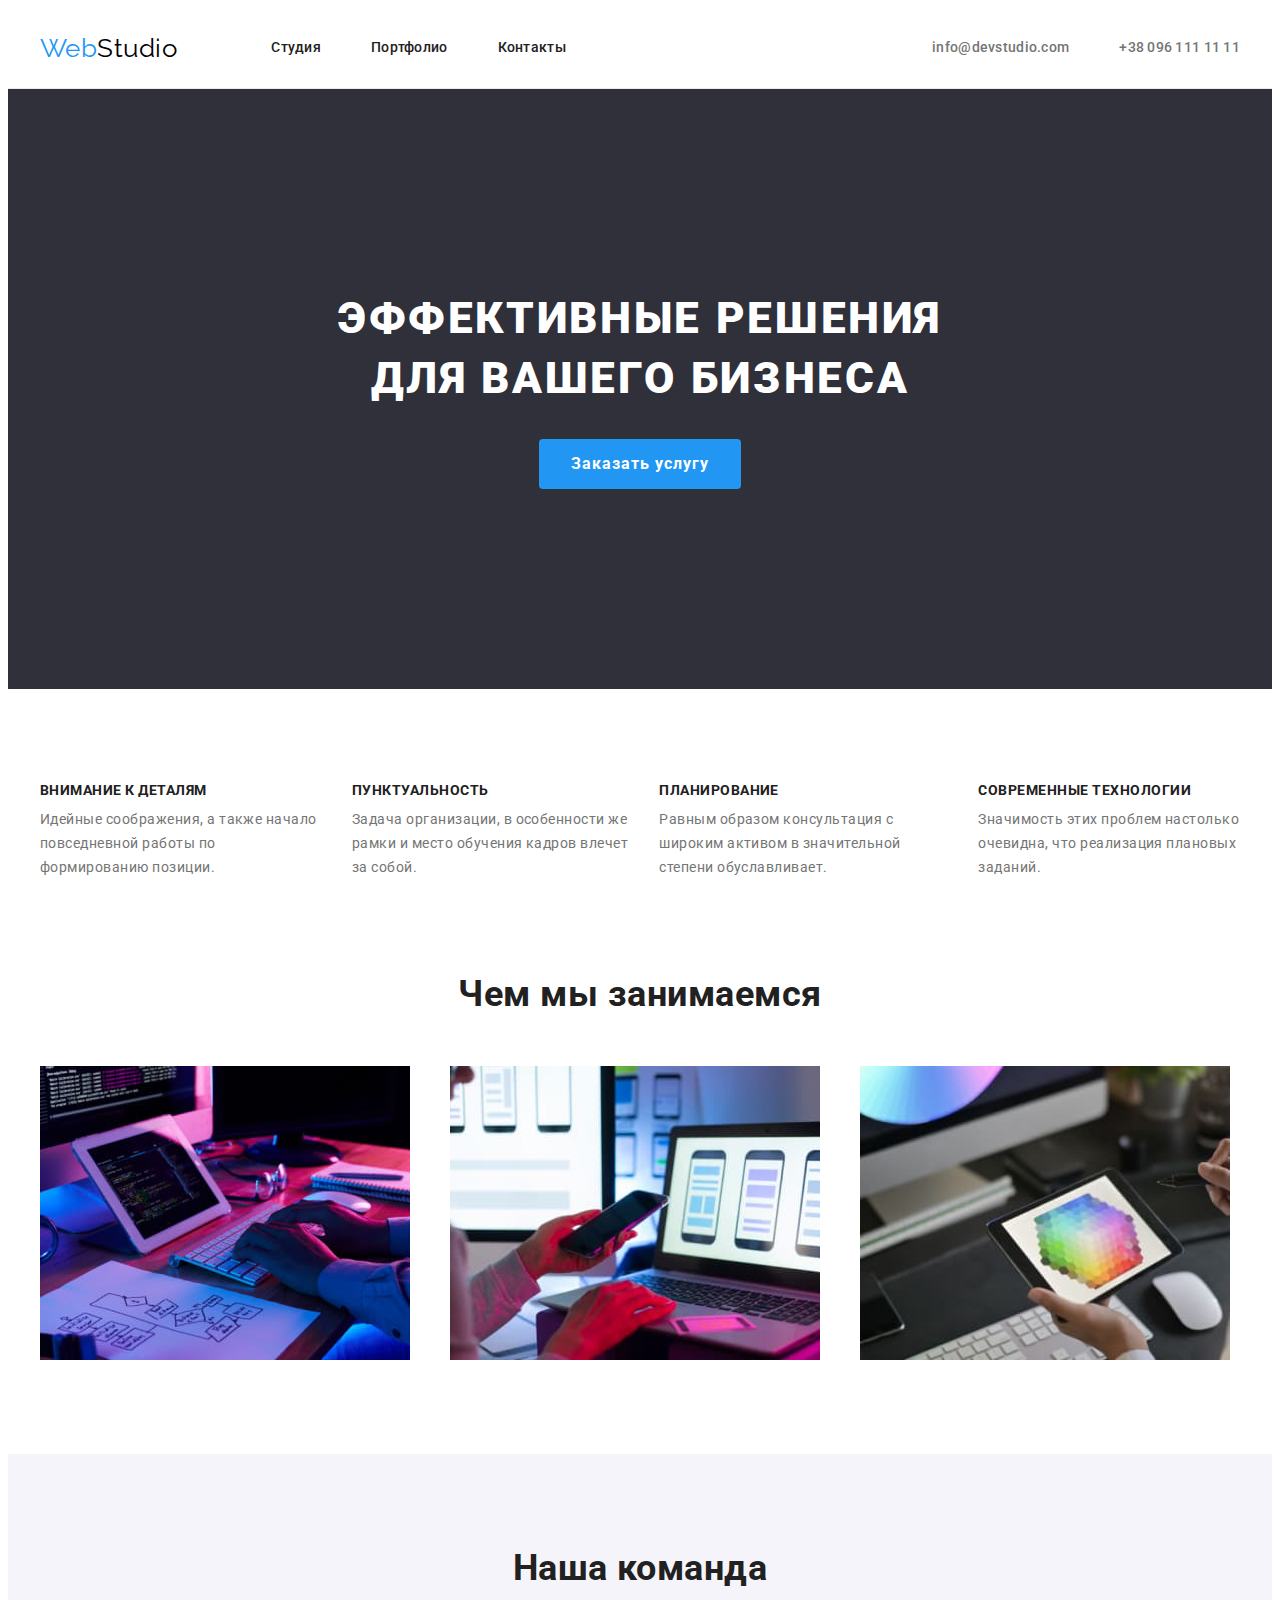
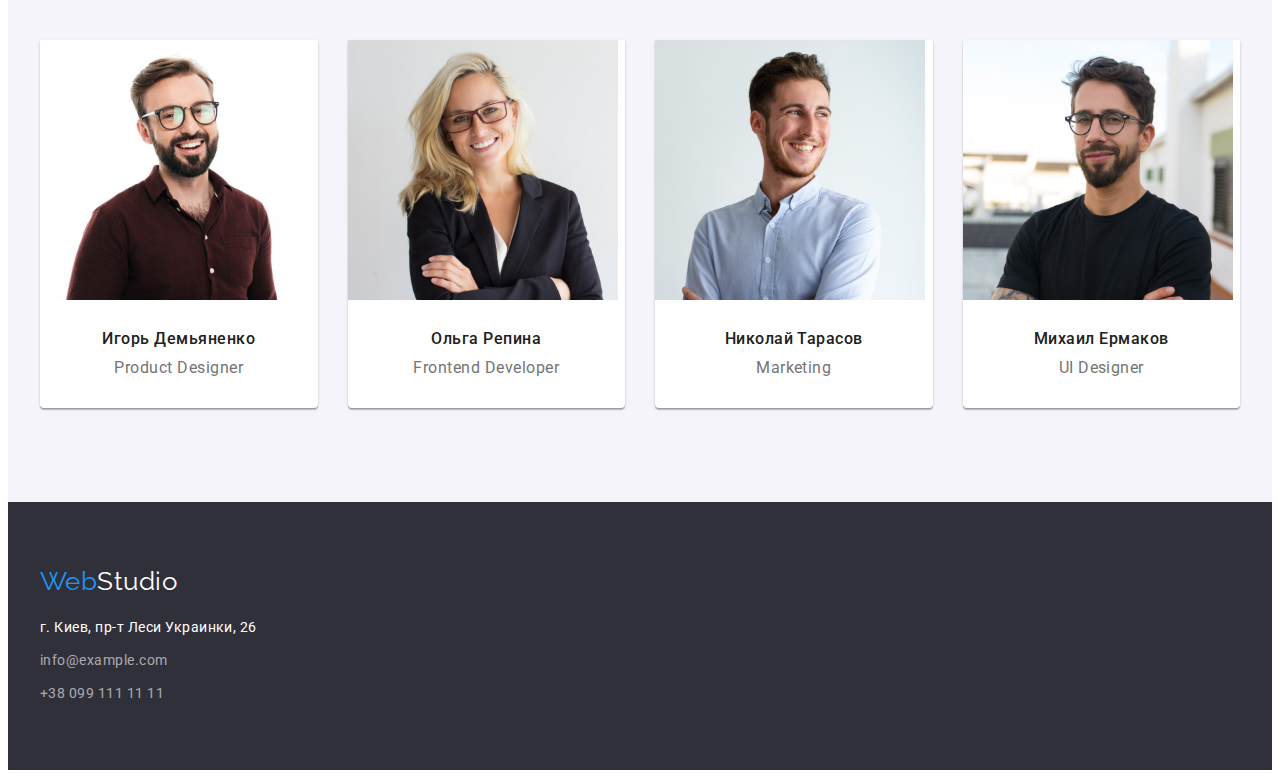
<file: index.html>
<!DOCTYPE html>
<html lang="ru">
  <head>
    <meta charset="UTF-8" />
    <meta http-equiv="X-UA-Compatible" content="IE=edge" />
    <meta name="viewport" content="width=device-width, initial-scale=1.0" />
    <title>Document</title>
    <link rel="preconnect" href="https://fonts.googleapis.com" />
    <link rel="preconnect" href="https://fonts.gstatic.com" crossorigin />
    <link
      href="https://fonts.googleapis.com/css2?family=Raleway:wght@700&family=Roboto:wght@400;500;700;900&display=swap"
      rel="stylesheet"
    />
    <link
      rel="stylesheet"
      href="https://cdnjs.cloudflare.com/ajax/libs/modern-normalize/1.1.0/modern-normalize.min.css"
      integrity="sha512-wpPYUAdjBVSE4KJnH1VR1HeZfpl1ub8YT/NKx4PuQ5NmX2tKuGu6U/JRp5y+Y8XG2tV+wKQpNHVUX03MfMFn9Q=="
      crossorigin="anonymous"
      referrerpolicy="no-referrer"
    />
    <link rel="stylesheet" href="./css/styles.css" />
  </head>
  <body>
    <!--Секция Header -->
    <header class="header-container">
      <div class="container header-desc">
        <a class="logo" href="./index.html"
          >Web<span class="studio-header">Studio</span></a
        >
        <nav class="nav-content">
          <ul class="list">
            <li class="link-header">
              <a class="link-header-item" href="./index.html">Студия</a>
            </li>
            <li class="link-header">
              <a class="link-header-item" href="./portfolio.html">Портфолио</a>
            </li>
            <li class="link-header">
              <a class="link-header-item" href="">Контакты</a>
            </li>
          </ul>
        </nav>
        <div class="header-contact">
          <ul class="list">
            <li class="header-link-div">
              <a
                class="link-header-item list-contact"
                href="mailto:info@devstudio.com"
                >info@devstudio.com</a
              >
            </li>
            <li class="header-link-div">
              <a class="link-header-item list-contact" href="tel:+380961111111"
                >+38 096 111 11 11</a
              >
            </li>
          </ul>
        </div>
      </div>
    </header>
    <!-- Блок Unique Content -->
    <main>
      <!-- Секция Hero -->
      <section class="hero-block section">
        <div class="container">
          <h1 class="slogan">Эффективные решения для вашего бизнеса</h1>
          <button class="main-btn" type="button">Заказать услугу</button>
        </div>
      </section>
      <!-- Секция About -->
      <section class="section">
        <div class="container">
          <h2 class="visually-hidden" visually-hidden>feature</h2>
          <ul class="list">
            <li class="about-blocks">
              <h3 class="tag-line">Внимание к деталям</h3>
              <p class="text-about">
                Идейные соображения, а также начало повседневной работы по
                формированию позиции.
              </p>
            </li>
            <li class="about-blocks">
              <h3 class="tag-line">Пунктуальность</h3>
              <p class="text-about">
                Задача организации, в особенности же рамки и место обучения
                кадров влечет за собой.
              </p>
            </li>
            <li class="about-blocks">
              <h3 class="tag-line">Планирование</h3>
              <p class="text-about">
                Равным образом консультация с широким активом в значительной
                степени обуславливает.
              </p>
            </li>
            <li class="about-blocks">
              <h3 class="tag-line">Современные технологии</h3>
              <p class="text-about">
                Значимость этих проблем настолько очевидна, что реализация
                плановых заданий.
              </p>
            </li>
          </ul>
        </div>
      </section>
      <!-- Секция Example -->
      <section class="section section-example">
        <div class="container">
          <h2 class="title-caption">Чем мы занимаемся</h2>
          <ul class="list list-example">
            <li class="example-item">
              <img
                src="./images/img11.jpg"
                alt="робота за ноутбуком"
                width="370"
                height="295"
              />
            </li>
            <li class="example-item">
              <img
                src="./images/img12.jpg"
                alt="телефон в руках"
                width="370"
                height="295"
              />
            </li>
            <li class="example-item">
              <img
                src="./images/img13.jpg"
                alt="планшет в руках"
                width="370"
                height="295"
              />
            </li>
          </ul>
        </div>
      </section>
      <!-- Секция Team -->
      <section class="section-team section">
        <div class="container">
          <h2 class="title-caption">Наша команда</h2>
          <ul class="list team-list">
            <li class="member">
              <img
                src="./images/img21.jpg"
                alt="Игорь Демьяненко"
                width="270"
                height="260"
              />
              <div class="class-member-list">
                <h3 class="member-name">Игорь Демьяненко</h3>
                <p class="member-job">Product Designer</p>
              </div>
            </li>
            <li class="member">
              <img
                src="./images/img22.jpg"
                alt="Ольга Репина"
                width="270"
                height="260"
              />
              <div class="class-member-list">
                <h3 class="member-name">Ольга Репина</h3>
                <p class="member-job">Frontend Developer</p>
              </div>
            </li>
            <li class="member">
              <img
                src="./images/img23.jpg"
                alt="Николай Тарасов"
                width="270"
                height="260"
              />
              <div class="class-member-list">
                <h3 class="member-name">Николай Тарасов</h3>
                <p class="member-job">Marketing</p>
              </div>
            </li>
            <li class="member">
              <img
                src="./images/img24.jpg"
                alt="Михаил Ермаков"
                width="270"
                height="260"
              />
              <div class="class-member-list">
                <h3 class="member-name">Михаил Ермаков</h3>
                <p class="member-job">UI Designer</p>
              </div>
            </li>
          </ul>
        </div>
      </section>
    </main>
    <!-- Секция Footer -->
    <footer class="footer-description">
      <div class="container footer-container">
        <a class="logo logo-footer" href="./index.html"
          >Web<span class="studio-footer">Studio</span></a
        >
        <address class="footer-address">
          <a
            class="address-street footer-item"
            href="https://goo.gl/maps/VF2LZ43CsgzE6X2i7"
            target="_blank"
            rel="noopener noreferrer"
            >г. Киев, пр-т Леси Украинки, 26</a
          >
          <a class="link-footer footer-item" href="mailto:info@example.com"
            >info@example.com</a
          >
          <a class="link-footer footer-item" href="tel=+380991111111"
            >+38 099 111 11 11</a
          >
        </address>
      </div>
    </footer>
  </body>
</html>
</file>
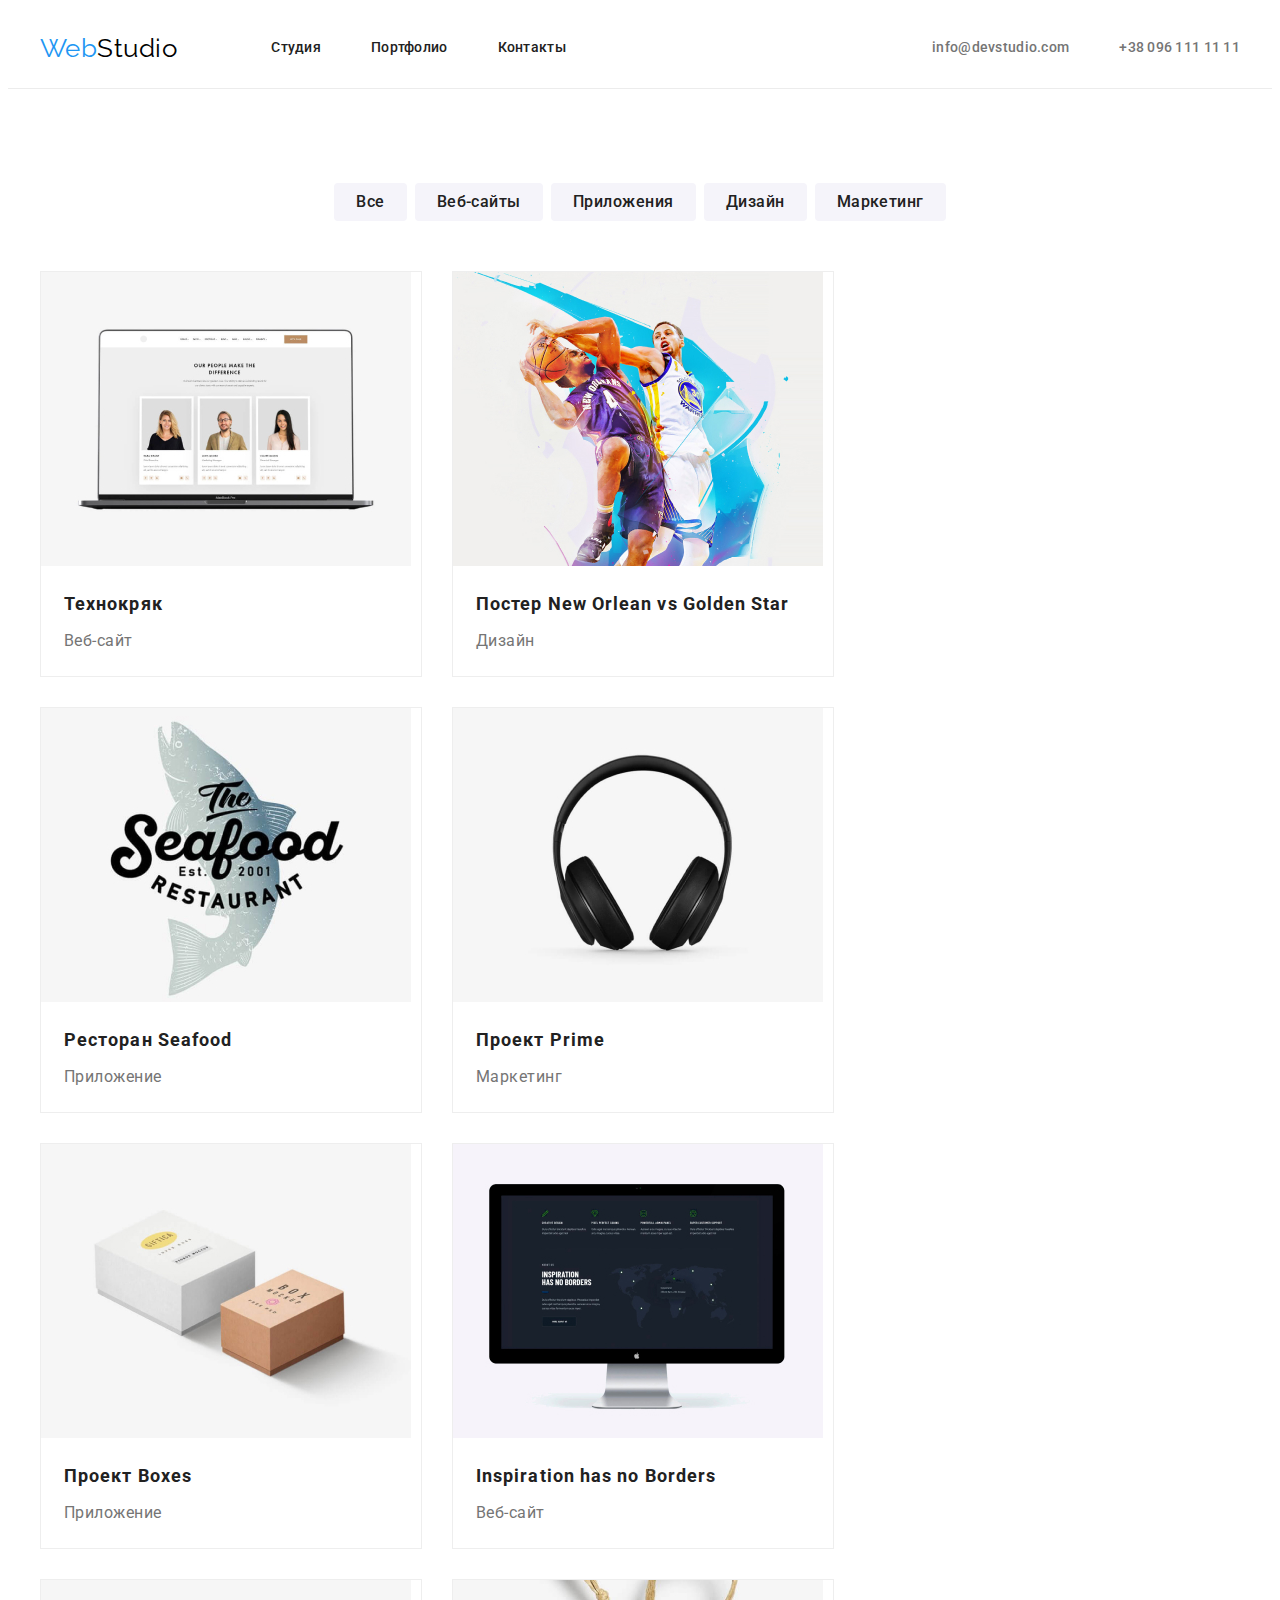
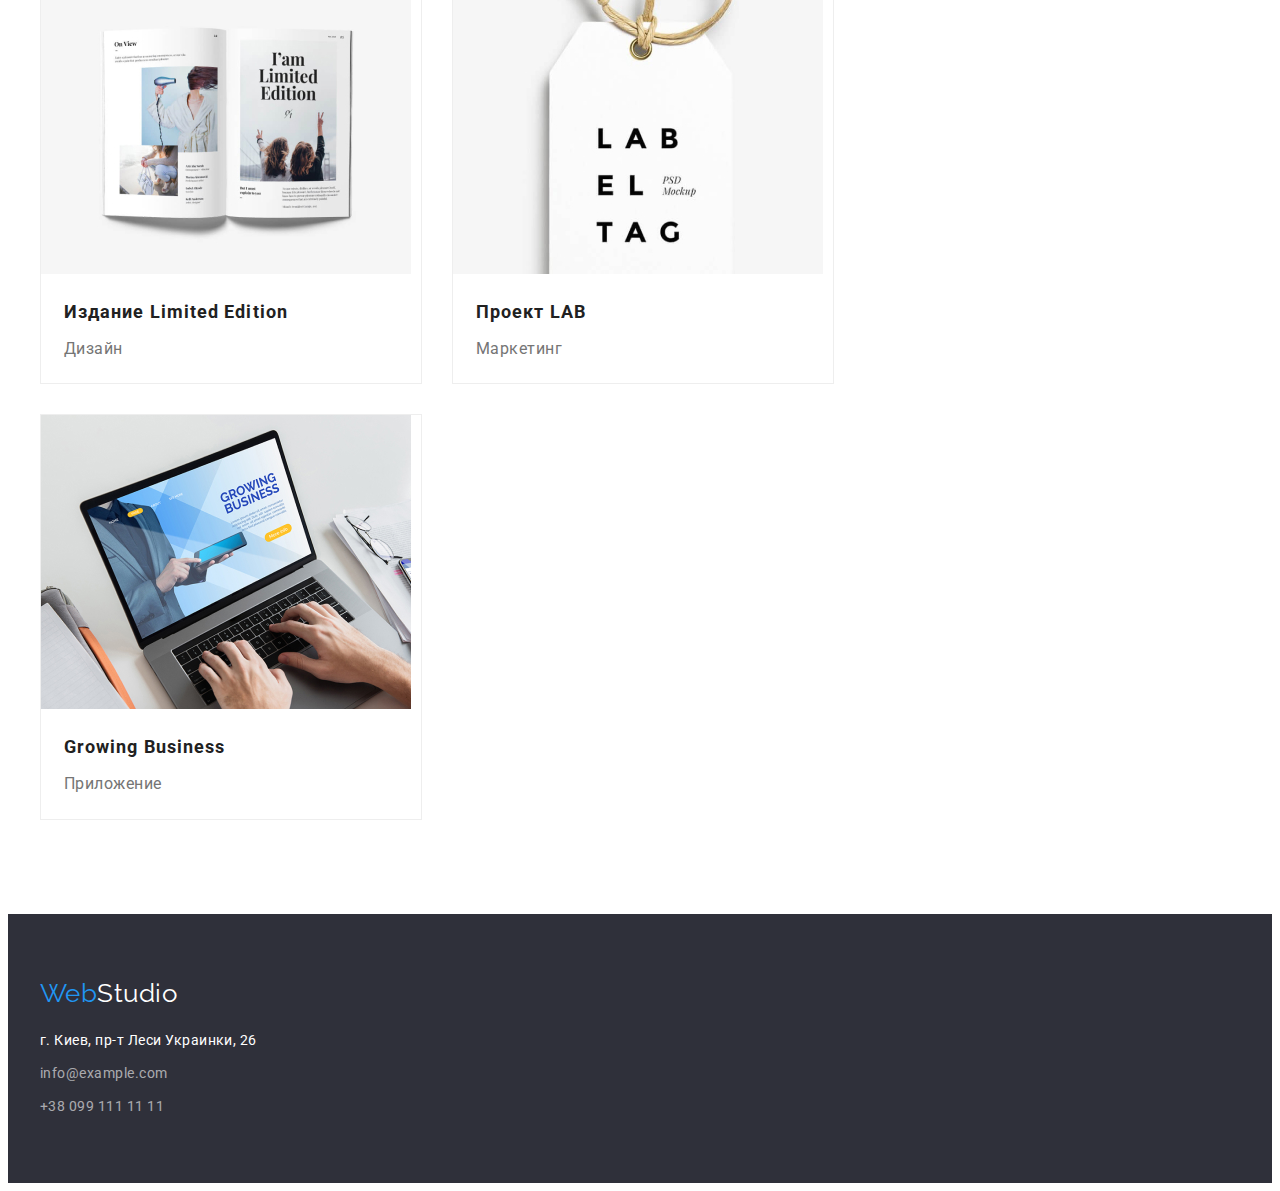
<file: portfolio.html>
<!DOCTYPE html>
<html lang="en">
  <head>
    <meta charset="UTF-8" />
    <meta http-equiv="X-UA-Compatible" content="IE=edge" />
    <meta name="viewport" content="width=device-width, initial-scale=1.0" />
    <title>Document</title>
    <!-- Fonts -->
    <link rel="preconnect" href="https://fonts.googleapis.com" />
    <link rel="preconnect" href="https://fonts.gstatic.com" crossorigin />
    <link
      href="https://fonts.googleapis.com/css2?family=Raleway:wght@700&family=Roboto:wght@400;500;700;900&display=swap"
      rel="stylesheet"
    />
    <link
      rel="stylesheet"
      href="https://cdnjs.cloudflare.com/ajax/libs/modern-normalize/1.1.0/modern-normalize.min.css"
      integrity="sha512-wpPYUAdjBVSE4KJnH1VR1HeZfpl1ub8YT/NKx4PuQ5NmX2tKuGu6U/JRp5y+Y8XG2tV+wKQpNHVUX03MfMFn9Q=="
      crossorigin="anonymous"
      referrerpolicy="no-referrer"
    />
    <!-- Styles -->
    <link rel="stylesheet" href="./css/styles.css" />
  </head>
  <body>
    <header class="header-container">
      <div class="container header-desc">
        <a class="logo" href="./index.html"
          >Web<span class="studio-header">Studio</span></a
        >
        <nav class="nav-content">
          <ul class="list">
            <li class="link-header">
              <a class="link-header-item" href="./index.html">Студия</a>
            </li>
            <li class="link-header">
              <a class="link-header-item" href="./portfolio.html">Портфолио</a>
            </li>
            <li class="link-header">
              <a class="link-header-item" href="">Контакты</a>
            </li>
          </ul>
        </nav>
        <div class="header-contact">
          <ul class="list">
            <li class="header-link-div">
              <a
                class="link-header-item list-contact"
                href="mailto:info@devstudio.com"
                >info@devstudio.com</a
              >
            </li>
            <li class="header-link-div">
              <a class="link-header-item list-contact" href="tel:+380961111111"
                >+38 096 111 11 11</a
              >
            </li>
          </ul>
        </div>
      </div>
    </header>
    <main>
      <!-- Секция Portfolio buttun-->
      <section class="section">
        <div class="container">
          <h1 class="visually-hidden" visually-hidden>Portfolio</h1>
          <ul class="portfolio-btn">
            <li class="portfolio-btn-item">
              <button class="btn-item" type="button">Все</button>
            </li>
            <li class="portfolio-btn-item">
              <button class="btn-item" type="button">Веб-сайты</button>
            </li>
            <li class="portfolio-btn-item">
              <button class="btn-item" type="button">Приложения</button>
            </li>
            <li class="portfolio-btn-item">
              <button class="btn-item" type="button">Дизайн</button>
            </li>
            <li class="portfolio-btn-item">
              <button class="btn-item" type="button">Маркетинг</button>
            </li>
          </ul>
        </div>

        <!-- Секция Portfolio--Examples -->
        <div class="container">
          <ul class="portfolio-example">
            <li class="portfolio-example-item">
              <a class="example-link" href="">
                <img
                  src="./images/portfolio-img-1.jpg"
                  alt="Технокряк"
                  width="370"
                  height="295"
                />
                <div class="portfolio-desc-list">
                  <h3 class="example-name">Технокряк</h3>
                  <p class="example-desc">Веб-сайт</p>
                </div>
              </a>
            </li>
            <li class="portfolio-example-item">
              <a class="example-link" href="">
                <img
                  src="./images/portfolio-img-9.jpg"
                  alt="Постер New Orlean vs Golden Star"
                  width="370"
                  height="295"
                />
                <div class="portfolio-desc-list">
                  <h3 class="example-name">
                    Постер <span lang="en">New Orlean vs Golden Star</span>
                  </h3>
                  <p class="example-desc">Дизайн</p>
                </div>
              </a>
            </li>
            <li class="portfolio-example-item">
              <a class="example-link" href="">
                <img
                  src="./images/portfolio-img-8.jpg"
                  alt="Ресторан Seafood"
                  width="370"
                  height="295"
                />
                <div class="portfolio-desc-list">
                  <h3 class="example-name">
                    Ресторан <span lang="en">Seafood</span>
                  </h3>
                  <p class="example-desc">Приложение</p>
                </div>
              </a>
            </li>
            <li class="portfolio-example-item">
              <a class="example-link" href="">
                <img
                  src="./images/portfolio-img-7.jpg"
                  alt="Проект Prime"
                  width="370"
                  height="295"
                />
                <div class="portfolio-desc-list">
                  <h3 class="example-name">
                    Проект <span lang="en">Prime</span>
                  </h3>
                  <p class="example-desc">Маркетинг</p>
                </div>
              </a>
            </li>
            <li class="portfolio-example-item">
              <a class="example-link" href="">
                <img
                  src="./images/portfolio-img-6.jpg"
                  alt="Проект Boxes"
                  width="370"
                  height="295"
                />
                <div class="portfolio-desc-list">
                  <h3 class="example-name">
                    Проект <span lang="en">Boxes</span>
                  </h3>
                  <p class="example-desc">Приложение</p>
                </div>
              </a>
            </li>
            <li class="portfolio-example-item">
              <a class="example-link" href="">
                <img
                  src="./images/portfolio-img-5.jpg"
                  alt="Inspiration has no Borders"
                  width="370"
                  height="295"
                />
                <div class="portfolio-desc-list">
                  <h3 class="example-name">
                    <span lang="en">Inspiration has no Borders</span>
                  </h3>
                  <p class="example-desc">Веб-сайт</p>
                </div>
              </a>
            </li>
            <li class="portfolio-example-item">
              <a class="example-link" href="">
                <img
                  src="./images/portfolio-img-4.jpg"
                  alt="Издание Limited Edition"
                  width="370"
                  height="295"
                />
                <div class="portfolio-desc-list">
                  <h3 class="example-name">
                    Издание <span lang="en">Limited Edition</span>
                  </h3>
                  <p class="example-desc">Дизайн</p>
                </div>
              </a>
            </li>
            <li class="portfolio-example-item">
              <a class="example-link" href="">
                <img
                  src="./images/portfolio-img-3.jpg"
                  alt="Проект LAB"
                  width="370"
                  height="295"
                />
                <div class="portfolio-desc-list">
                  <h3 class="example-name">Проект LAB</h3>
                  <p class="example-desc">Маркетинг</p>
                </div>
              </a>
            </li>
            <li class="portfolio-example-item">
              <a class="example-link" href="">
                <img
                  src="./images/portfolio-img-2.jpg"
                  alt="Growing Business"
                  width="370"
                  height="295"
                />
                <div class="portfolio-desc-list">
                  <h3 class="example-name">
                    <span lang="en">Growing Business</span>
                  </h3>
                  <p class="example-desc">Приложение</p>
                </div>
              </a>
            </li>
          </ul>
        </div>
      </section>
    </main>
    <footer class="footer-description">
      <div class="container footer-container">
        <a class="logo logo-footer" href="./index.html"
          >Web<span class="studio-footer">Studio</span></a
        >
        <address class="footer-address">
          <a
            class="address-street footer-item"
            href="https://goo.gl/maps/VF2LZ43CsgzE6X2i7"
            target="_blank"
            rel="noopener noreferrer"
            >г. Киев, пр-т Леси Украинки, 26</a
          >
          <a class="link-footer footer-item" href="mailto:info@example.com"
            >info@example.com</a
          >
          <a class="link-footer footer-item" href="tel=+380991111111"
            >+38 099 111 11 11</a
          >
        </address>
      </div>
    </footer>
  </body>
</html>
</file>
<file: css/styles.css>
:root {
    /* fonts */
    --main-fonts: "Roboto";
    --secondary-fonts: "Raleway";
    
    /* text colors */
    --accent-txt-cl: #757575;
    --secondary-txt-cl: #212121;
 
    /* background colors */
    --secondary-bg-cl: #2F303A;
    --third-party-bg: #F5F4FA;
    
    --blue-color: #2196F3;
    --white-clr: #ffffff;

    /* others */

    --indent: 30px;
    --items: 3;

}
body {
    font-family: var(--main-fonts), sans-serif;
    color: var(--accent-txt-cl);
    letter-spacing: 0.03em;
}

.container {
    width: 1200px;
    padding: 0 15px;
    /* outline: 1px solid red; */
    margin-left: auto;
    margin-right: auto;
}

.section {
    padding: 94px 0;
}

img {
    display: block;
    max-width: 100%;
    height: auto;
}

/* h1, h2, h3, h4, p, ul {
    margin: 0px;
} */

/* Секция Header */

.header-container {
    border-bottom: 1px solid #ECECEC;
}

.header-desc {
    display: flex;
    align-items: center;
}

/* .nav-content {
    display: flex;
    align-items: center;
} */

.logo {
    font-family: var(--secondary-fonts);
    text-decoration: none;
    font-size: 26px;
    color: var(--blue-color);
    line-height: 1.19;

    margin-right: 94px;
}
   
.studio-header {
    color: #000000;
}

.link-header-item {
    text-decoration: none;
    color: var(--secondary-txt-cl);
    font-weight: 500;
    font-size: 14px;
    line-height: 1.14;
    letter-spacing: 0.02em;

    display: block;
    padding-top: 32px;
    padding-bottom: 32px;
}

.link-header:not(:last-child) {
    margin-right: 50px;
}

.link-header-item:hover,
.link-header-item:focus {
    color: var(--blue-color);
        
}

/* .header-list {
    margin-left: auto;
} */

/* .list-header:not(:last-child) {
    margin-right: 50px;
} */

.list {
    list-style-type: none;

    padding: 0px;
    margin: 0px;
    display: flex;
}

.header-contact {
    margin-left: auto;
}


.header-link-div:not(:last-child) {
    margin-right: 50px;
}

.list-contact {
    color: var(--accent-txt-cl);
}


/* Ceкия Hero */
.hero-block {
    background-color: var(--secondary-bg-cl);
    padding-top: 200px;
    padding-bottom: 200px;
}
    
.slogan {
    font-size: 44px;
    font-weight: 900;
    line-height: 1.36;
    vertical-align: top;
    color: var(--white-clr);
    text-transform: uppercase;
    letter-spacing: 0.06em;

    margin-top: 0px;
    margin-bottom: 0px;
    margin-left: auto;
    margin-right: auto;
    text-align: center;
    width: 700px;
}

.main-btn {
    font-family: var(--main-fonts);
    font-weight: 700;
    font-size: 16px;
    line-height: 1.87;
    background-color: var(--blue-color);
    color: var(--white-clr);
    cursor: pointer;
    letter-spacing: 0.06em;

    margin-top: 30px;
    margin-left: auto;
    margin-right: auto;
    display: block;
    min-width: 200px;
    border-radius: 4px;
    border: transparent;
    padding: 10px 32px;
}


.main-btn:hover,
.main-btn:focus {
    background-color: #188CE8;
}

/* Секция About */

.visually-hidden {
     position: absolute;
     width: 1px;
     height: 1px;
     margin: -1px;
     border: 0;
     padding: 0;
     white-space: nowrap;
     clip-path: inset(100%);
     clip: rect(0 0 0 0);
     overflow: hidden; 
}

.about-blocks:not(:last-child) {
    margin-right: 30px;
}

.tag-line {
    font-weight: 700;
    font-size: 14px;
    line-height: 1.14;
    color:  var(--secondary-txt-cl);
    text-transform: uppercase;

    margin-top: 0px;
    margin-bottom: 10px;

}

.text-about {
    line-height: 1.71;
    font-size: 14px;

    margin: 0px;
    flex-basis: 270px;
    
} 

/* Секция Example */

.section-example {
    padding-top: 0px;
    padding-bottom: 94px;
}

.title-caption {
    font-weight: 700;
    font-size: 36px;
    line-height: 1.16;
    color:  var(--secondary-txt-cl);

    margin-top: 0px;
    margin-bottom: 50px;
    margin-left: auto;
    margin-right: auto;
    text-align: center;
}

.list-example {
    display: flex;
    flex-wrap: wrap;
    margin: calc(-1 * var(--indent) / 2);
}
.example-item {
    flex-basis: calc((100% - var(--indent) * var(--items)) / var(--items));
    margin: calc(var(--indent) / 2);
}

/* Секция Team */

.section-team {
    background-color: var(--third-party-bg);
}

.team-list {
    flex-wrap: wrap;
    margin: calc(-1 * var(--indent) / 2);

    

}

.member {
    background-color: var(--white-clr);
    --items: 4;

    box-shadow: 
    0px 1px 3px rgba(0, 0, 0, 0.12),
    0px 1px 1px rgba(0, 0, 0, 0.14),
    0px 2px 1px rgba(0, 0, 0, 0.2);

    border-bottom-left-radius: 4px;
    border-bottom-right-radius: 4px;
    flex-basis: calc((100% - var(--indent) * var(--items)) / var(--items));
    margin: calc(var(--indent) / 2);
}

.class-member-list {
    padding-top: 30px;
    padding-bottom: 30px;
    text-align: center;
}

.member-name {
    font-weight: 500;
    font-size: 16px;
    line-height: 1.18;
    color:  var(--secondary-txt-cl);

    margin-top: 0px;
    
    margin-bottom: 10px;
    text-align: center;
}

.member-job {
    font-size: 16px;
    line-height: 1.18;

    margin-top: 0px;
    margin-bottom: 0px;
    text-align: center;
}

/* Секция Footer */

.footer-description {
    background-color: var(--secondary-bg-cl);
    font-style: normal;
    padding-top: 64px;
    padding-bottom: 64px;
}

.logo-footer {
    margin-bottom: 20px;
} 
   
.footer-container {
    display: flex;
    flex-direction: column;
}

.footer-address {
    display: flex;
    flex-direction: column;
}

.studio-footer {
    color: var(--white-clr);
}

.footer-item:not(:last-child) {
    margin-bottom: 9px;
}

.address-street {
    text-decoration: none;
    color: var(--white-clr);
    line-height: 1.71;
    font-style: normal;
    font-size: 14px;
}

.address-street:hover,
.address-street:focus {
    color: #188CE8;
}

.link-footer {
    text-decoration: none;
    line-height: 1.71;
    color: rgba(255, 255, 255, 0.6);
    font-style: normal;
    font-size: 14px;
}

.link-footer:hover,
.link-footer:focus {
    color: #188CE8;
}

/* New page */
/* Page Portfolio */
/*  */
/*  */

.portfolio-btn {
    list-style: none;

    padding: 0;
    display: flex;
    margin-top: 0px;
    margin-bottom: 50px;
    justify-content: center;
}

.portfolio-btn-item:not(:last-child) {
    margin-right: 8px;
}

.btn-item {
    font-family: inherit;
    font-weight: 500;
    font-size: 16px;
    line-height: 1.62;
    background-color: var(--third-party-bg);
    color: var(--secondary-txt-cl);
    cursor: pointer;
    letter-spacing: 0.03em;

    border-radius: 4px;
    border: transparent;
    padding: 6px 22px;
}

.btn-item:hover,
.btn-item:focus {
    color: var(--white-clr);
    background-color: var(--blue-color);
}

.portfolio-desc-list {
    
    padding: 20px 23px;
    
    /* border-bottom: 1px solid #eee;
    border-left: 1px solid #eee;
    border-right: 1px solid #eee; */
}


.portfolio-example {
    list-style: none;

    padding: 0px;
    display: flex;
    flex-wrap: wrap;
    margin: calc(-1 * var(--indent) / 2);
}

.portfolio-example-item {
    flex-basis: calc((100% - var(--indent) * var(--items)) / var(--items));
    margin: calc(var(--indent) / 2);

    border: 1px solid #eee;
      
}

.example-link {
    text-decoration: none;
    cursor: pointer;
    
    display: inline-block;
    /* padding: 0px;
    border-bottom: 1px solid #eee;
    border-left: 1px solid #eee;
    border-right: 1px solid #eee; */
}

.example-name {
    font-weight: 700;
    font-size: 18px;
    line-height: 2;
    color: var(--secondary-txt-cl);
    letter-spacing: 0.06em;
    text-decoration: none;

    margin: 0px;
    margin-bottom: 4px;
    /* margin: 20px 24px 4px; */
}

.example-desc {
    font-size: 16px;
    line-height: 1.87;
    color: var(--accent-txt-cl);

    margin: 0px;
    
}
</file>
